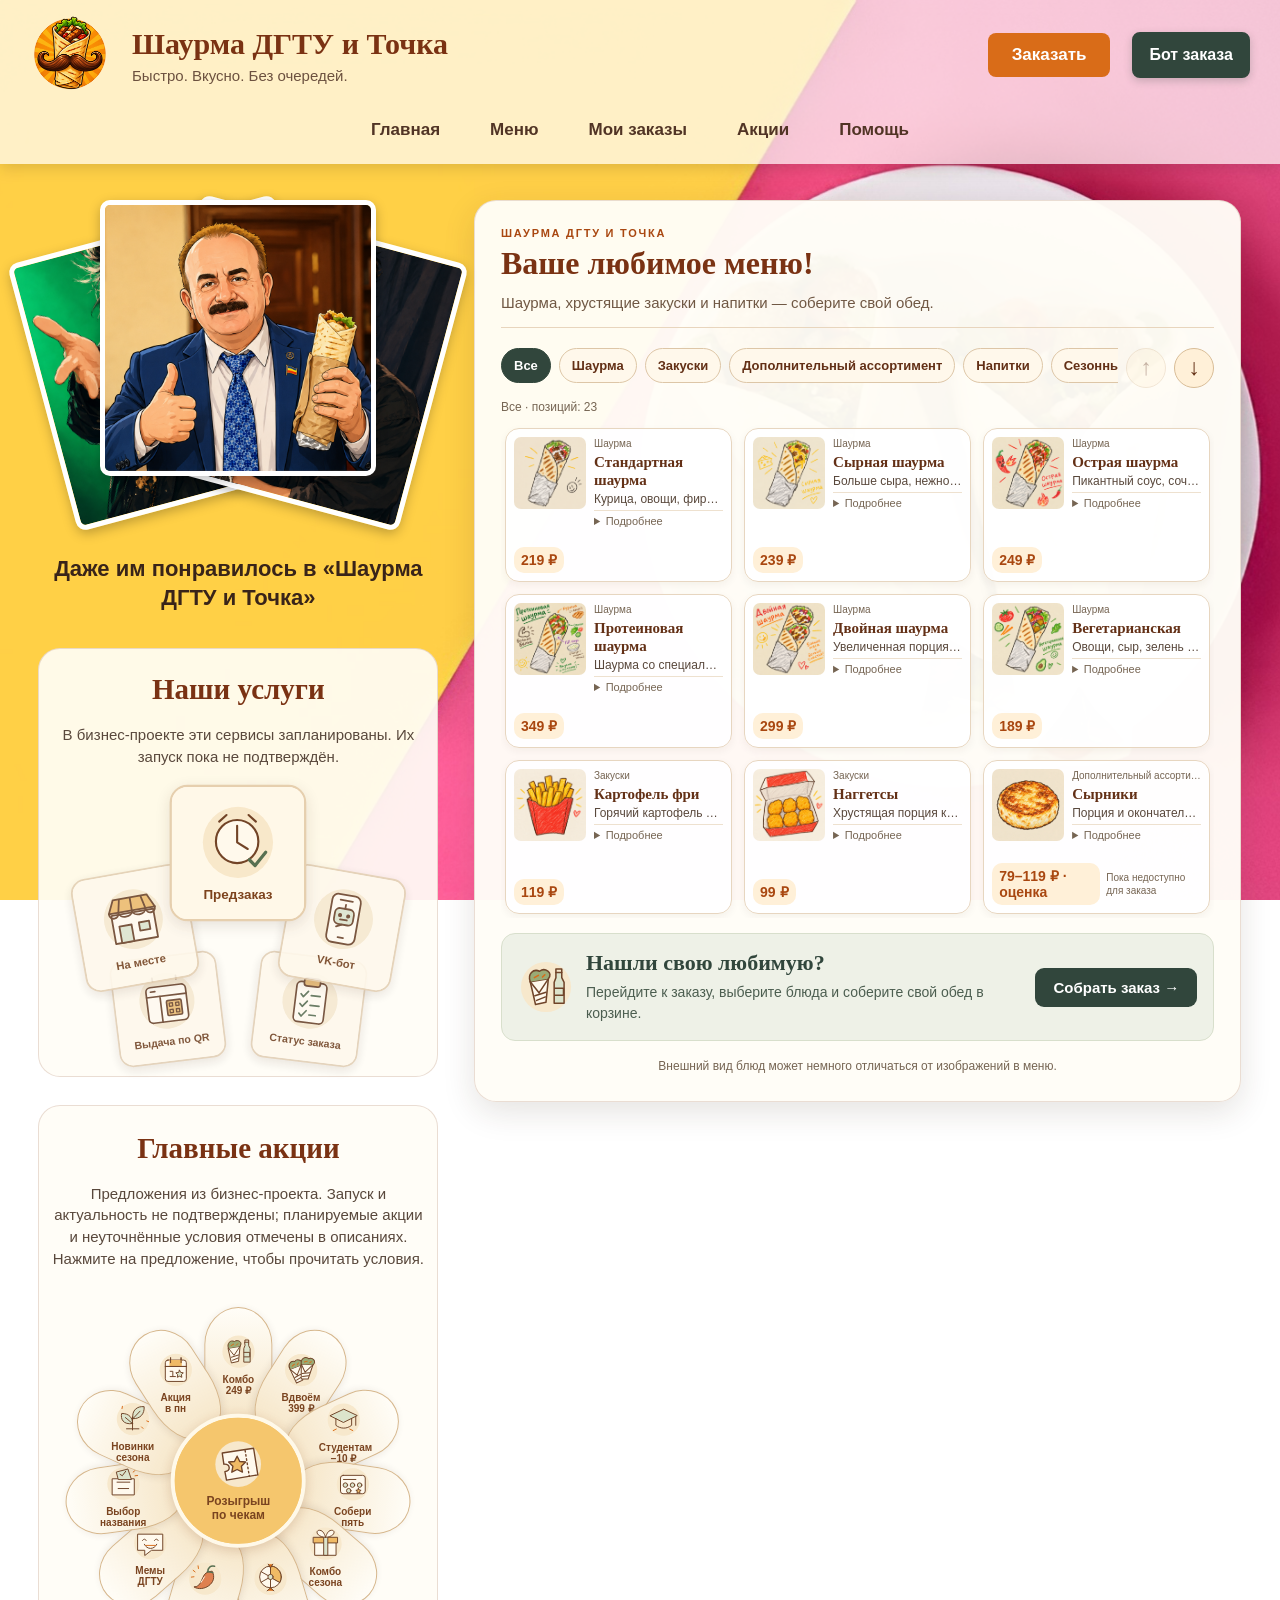
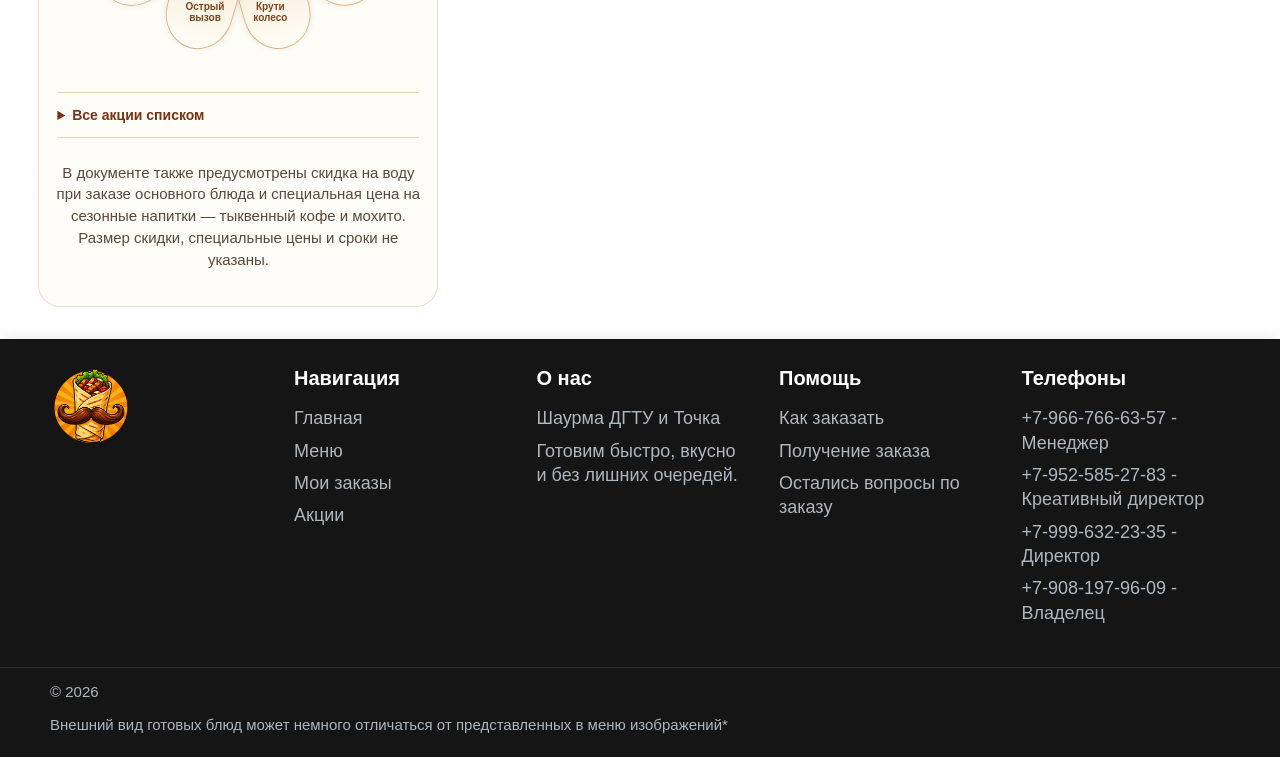
<file: index.html>
<!DOCTYPE html>
<html lang="ru">
<head>
    <meta charset="UTF-8">
    <meta name="viewport" content="width=device-width, initial-scale=1.0">
    <title>Шаурма</title>
    <script>location.replace('Shaurma.html' + location.search + location.hash);</script>
    <meta http-equiv="refresh" content="0; url=Shaurma.html">
</head>
<body>
    <a href="Shaurma.html">Открыть сайт</a>
</body>
</html>
</file>
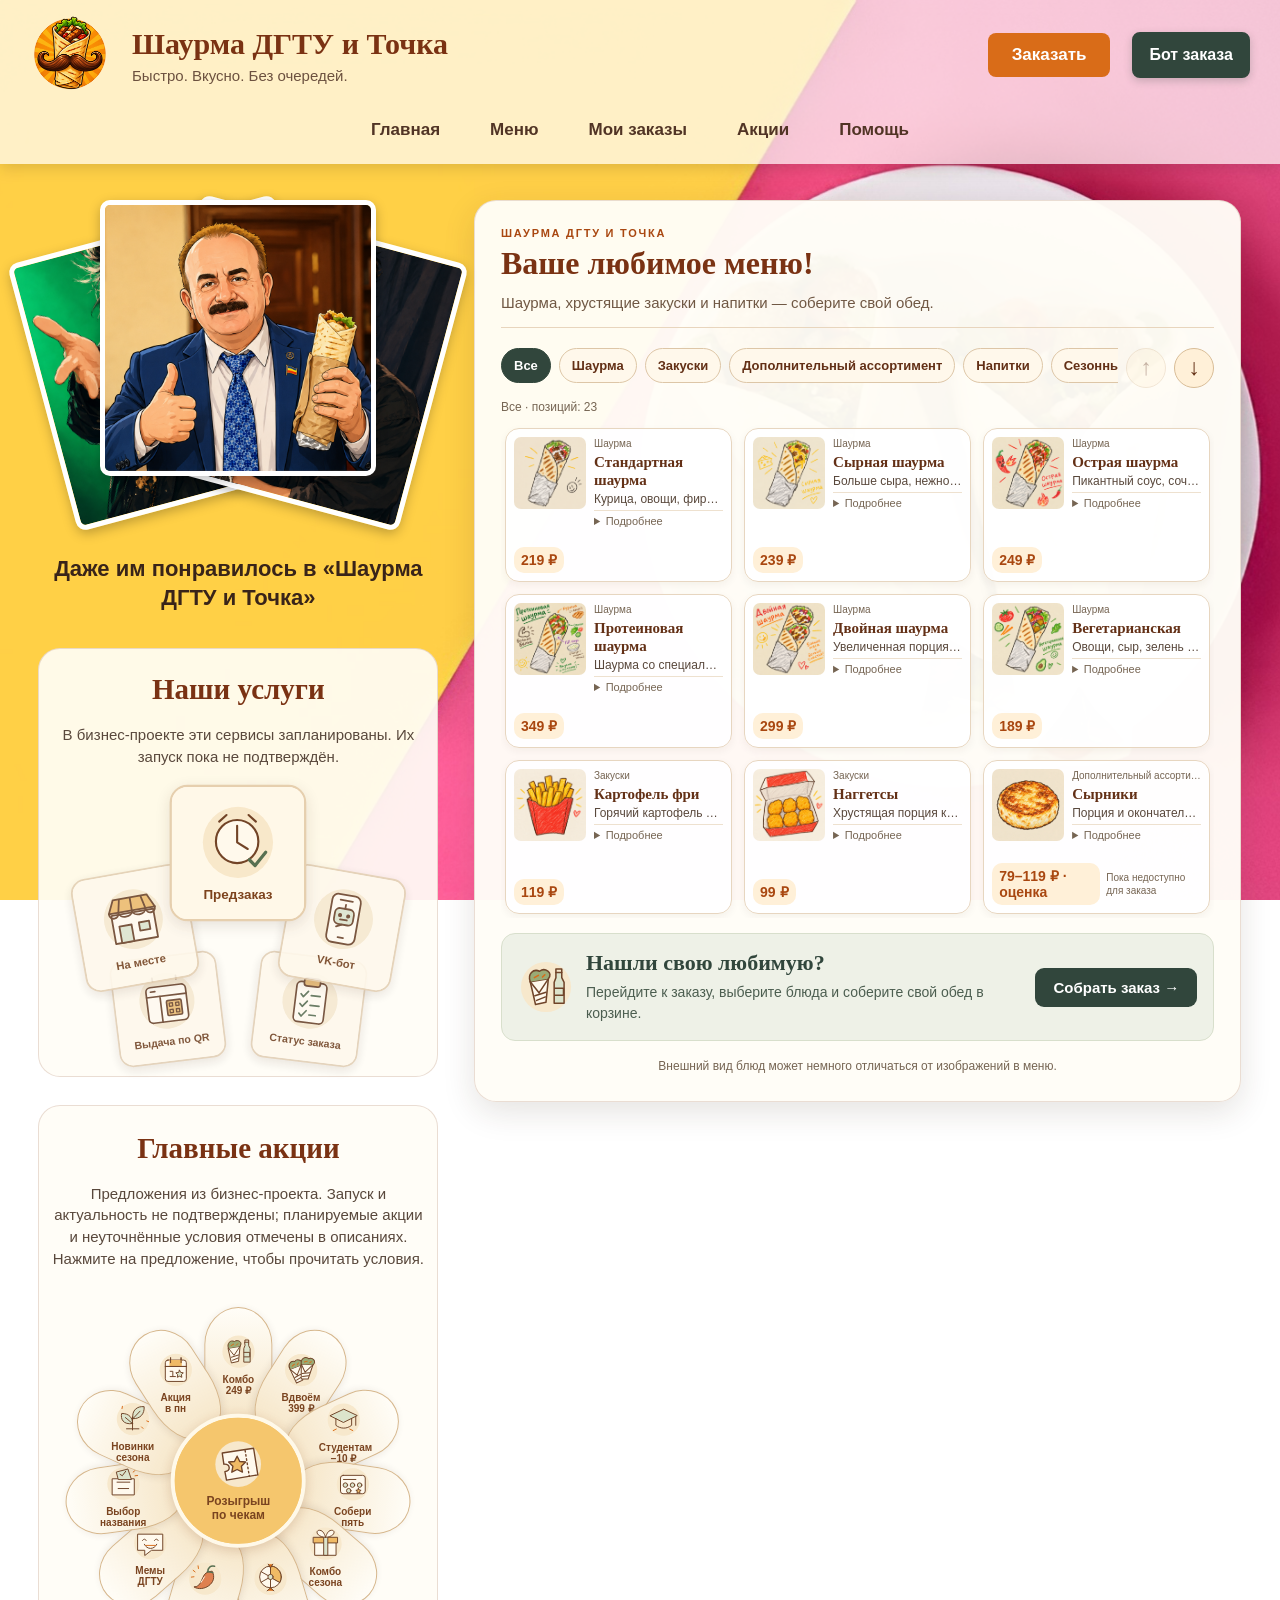
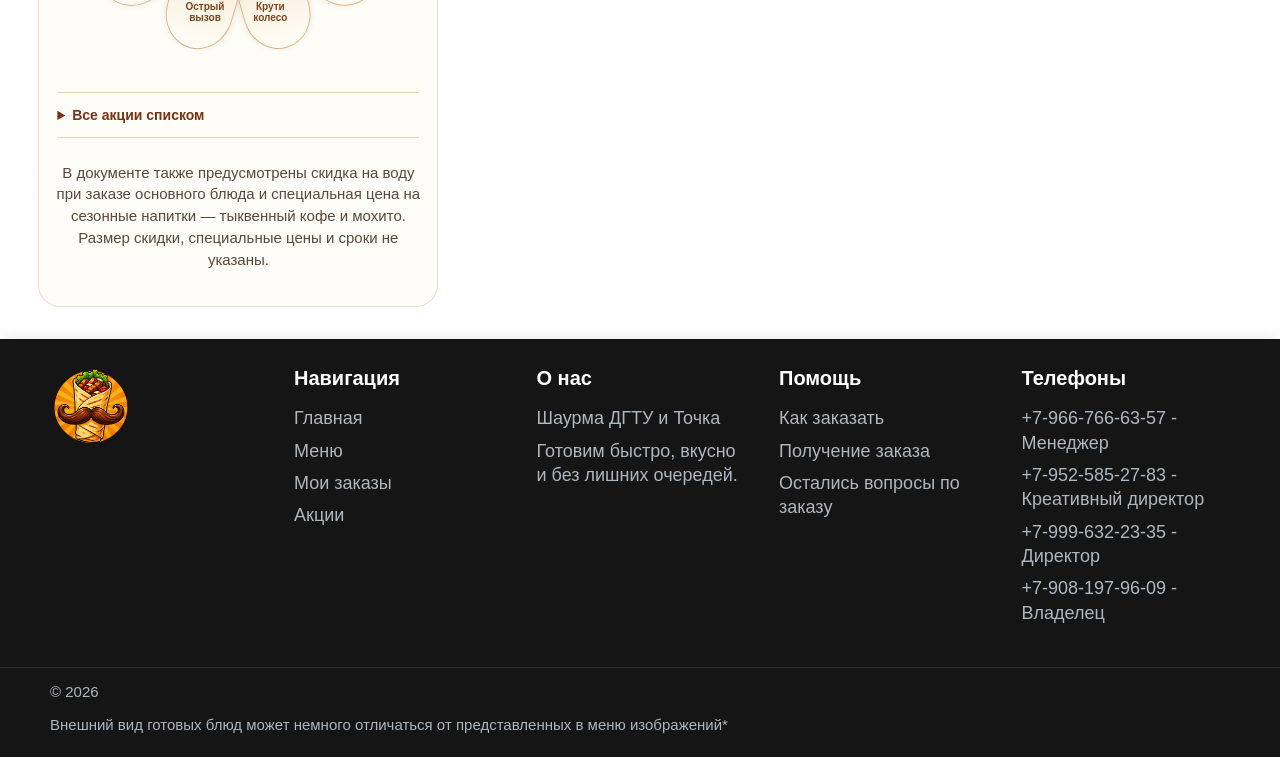
<file: Shaurma.html>
<!DOCTYPE html>
<html lang="ru">
<head>
    <meta charset="UTF-8">
    <meta name="viewport" content="width=device-width, initial-scale=1.0">
    <title>Шаурма ДГТУ и Точка</title>
    <link rel="stylesheet" href="Shaurma.css?v=20261029-6">
    <link rel="stylesheet" href="menu-carousel.css?v=20261030-2">
</head>
<body id="top">

<header class="header">

    <div class="logo">
        <img src="img/Icone.png" alt="Логотип">
    </div>

    <div class="site-title">
        <h1>Шаурма ДГТУ и Точка</h1>
        <p>Быстро. Вкусно. Без очередей.</p>
    </div>

    <nav class="navigation">
        <a href="#top">Главная</a>
        <a href="#menu">Меню</a>
        <a href="Order/order.html#cart">Мои заказы</a>
        <a href="#promotions">Акции</a>
        <a href="#help">Помощь</a>
    </nav>

    <div class="order-button">
        <a href="#" id="open-register">Заказать</a>
    </div>

    <!-- Замените ссылку на адрес своего бота. -->
    <a class="bot-button" href="https://t.me/your_bot" target="_blank" rel="noopener">
        Бот заказа
    </a>

</header>

<div class="page-content">
    <aside class="sidebar">
        <div class="review-block">

            <div class="review-photos">
                <img src="img/Zemfira.png"
                     alt="Фото"
                     class="review-photo review-photo-left">
                <img src="img/Meshi.png"
                     alt="Фото"
                     class="review-photo review-photo-center">
                <img src="img/Tsoi.png"
                     alt="Фото"
                     class="review-photo review-photo-right">
            </div>

            <p class="review-text">
                Даже им понравилось в «Шаурма ДГТУ и Точка»
            </p>
        </div>

        <section class="services-section" aria-labelledby="services-title">
            <h2 class="sidebar-section-title" id="services-title">Наши услуги</h2>

            <p class="sidebar-note">В бизнес-проекте эти сервисы запланированы. Их запуск пока не подтверждён.</p>
            <div class="services-carousel" id="services-carousel">
                <button class="service-item" type="button" data-slot="0" data-title="Предзаказ к нужному времени" data-description="В бизнес-проекте предусмотрен заказ заранее через VK-бота: повар видит очередь предзаказов и готовит к нужному времени. Предзаказ позволяет получить еду без очереди. Покупка на месте без предзаказа также сохраняется." aria-label="Предзаказ к нужному времени">
                    <span class="service-thumb"><img src="img/offers/preorder.svg" alt="" width="96" height="96"><span class="offer-label">Предзаказ</span></span>
                </button>
                <button class="service-item" type="button" data-slot="1" data-title="Заказ через VK-бота" data-description="Планируется выбор позиций и безналичная оплата в VK-боте с уведомлением о готовности и QR-кодом для получения. Адрес VK-бота в документе не указан." aria-label="Заказ через VK-бота">
                    <span class="service-thumb"><img src="img/offers/bot.svg" alt="" width="96" height="96"><span class="offer-label">VK-бот</span></span>
                </button>
                <button class="service-item" type="button" data-slot="2" data-title="Статус заказа в реальном времени" data-description="Планируются статусы заказа в VK-боте: «Принят» → «Готовится» → «Готов». После завершения приготовления бот формирует QR-код для получения заказа." aria-label="Статус заказа в реальном времени">
                    <span class="service-thumb"><img src="img/offers/status.svg" alt="" width="96" height="96"><span class="offer-label">Статус заказа</span></span>
                </button>
                <button class="service-item" type="button" data-slot="3" data-title="Получение заказа по QR-коду" data-description="Планируется выдача без очереди из индивидуального бокса, который открывается QR-кодом. В VK-боте код формируется после приготовления; для заказа на сайте в документе указано мгновенное получение QR-кода." aria-label="Получение заказа по QR-коду">
                    <span class="service-thumb"><img src="img/offers/pickup.svg" alt="" width="96" height="96"><span class="offer-label">Выдача по QR</span></span>
                </button>
                <button class="service-item" type="button" data-slot="4" data-title="Покупка на месте" data-description="В бизнес-проекте сохраняется возможность покупки на точке без предзаказа. Указанное время ожидания — 5–15 минут." aria-label="Покупка на месте">
                    <span class="service-thumb"><img src="img/offers/counter.svg" alt="" width="96" height="96"><span class="offer-label">На месте</span></span>
                </button>
            </div>

        </section>

        <section class="promotions-section" id="promotions" aria-labelledby="promotions-title">
            <h2 class="sidebar-section-title" id="promotions-title">Главные акции</h2>

            <p class="sidebar-note">Предложения из бизнес-проекта. Запуск и актуальность не подтверждены; планируемые акции и неуточнённые условия отмечены в описаниях. Нажмите на предложение, чтобы прочитать условия.</p>
            <div class="promotion-flower" id="promotion-flower">
                <button class="promo-petal promo-petal-1" type="button" data-title="Стандартная шаурма + вода" data-description="По бизнес-проекту: комбо «стандартная шаурма + вода» — 249 ₽ вместо 268 ₽. Срок действия не указан." aria-label="Стандартная шаурма + вода">
                    <span class="promo-thumb"><img src="img/offers/combo.svg" alt="" width="96" height="96"><span class="offer-label">Комбо<br>249 ₽</span></span>
                </button>
                <button class="promo-petal promo-petal-2" type="button" data-title="Вдвоём" data-description="По бизнес-проекту: две стандартные шаурмы за 399 ₽. Срок действия не указан." aria-label="Вдвоём">
                    <span class="promo-thumb"><img src="img/offers/duo.svg" alt="" width="96" height="96"><span class="offer-label">Вдвоём<br>399 ₽</span></span>
                </button>
                <button class="promo-petal promo-petal-3" type="button" data-title="Студенческая скидка" data-description="По бизнес-проекту: скидка 10 ₽ на стандартную шаурму в спокойные часы, с 15:00 до 17:00. Способ подтверждения статуса студента и срок действия не указаны." aria-label="Студенческая скидка">
                    <span class="promo-thumb"><img src="img/offers/student.svg" alt="" width="96" height="96"><span class="offer-label">Студентам<br>−10 ₽</span></span>
                </button>
                <button class="promo-petal promo-petal-4" type="button" data-title="Собери пять" data-description="Планируется постоянная программа на точке: соберите пять наклеек и получите одну стандартную шаурму бесплатно после проверки карты сотрудником. За какую покупку дают наклейку, срок карты и совместимость с другими акциями не определены." aria-label="Собери пять">
                    <span class="promo-thumb"><img src="img/offers/loyalty.svg" alt="" width="96" height="96"><span class="offer-label">Собери<br>пять</span></span>
                </button>
                <button class="promo-petal promo-petal-5" type="button" data-title="Лимитированное тематическое комбо" data-description="Планируются тематические наборы с игрушкой и напитком для студентов и сотрудников: 14 февраля, май и конец года, октябрь / Хэллоуин, декабрь / Новый год. Для Хэллоуина указаны новый цвет, соус и тыквенный напиток. Цена, скидка, тираж и состав требуют уточнения; точные даты запуска не заданы." aria-label="Лимитированное тематическое комбо">
                    <span class="promo-thumb"><img src="img/offers/seasonal.svg" alt="" width="96" height="96"><span class="offer-label">Комбо<br>сезона</span></span>
                </button>
                <button class="promo-petal promo-petal-6" type="button" data-title="Крути и выигрывай" data-description="Планируется на точке в октябре: вращение колеса после покупки примерно от 300 ₽. Порог требует подтверждения. В записи названы «мини-плюшки», соус или картошка; значение «мини-плюшки» не уточнено. Вероятности, число вращений и призовой фонд не заданы." aria-label="Крути и выигрывай">
                    <span class="promo-thumb"><img src="img/offers/wheel.svg" alt="" width="96" height="96"><span class="offer-label">Крути<br>колесо</span></span>
                </button>
                <button class="promo-petal promo-petal-7" type="button" data-title="Острый шаурма-челлендж" data-description="Планируется на точке: съешьте острую шаурму за две минуты — порция бесплатно, достижение на доске почёта. Апрель — предварительный месяц. Размер порции, порядок оплаты при неуспехе и число попыток не определены." aria-label="Острый шаурма-челлендж">
                    <span class="promo-thumb"><img src="img/offers/spicy.svg" alt="" width="96" height="96"><span class="offer-label">Острый<br>вызов</span></span>
                </button>
                <button class="promo-petal promo-petal-8" type="button" data-title="Конкурс мемов про ДГТУ" data-description="Планируется в марте, весь конкурс длится три дня: приём мемов, отбор десяти финалистов, голосование и итоги. Приём и голосование планируются в VK. Приз — «аквапарк»; вид приза и число победителей неизвестны, критерии отбора ещё не утверждены." aria-label="Конкурс мемов про ДГТУ">
                    <span class="promo-thumb"><img src="img/offers/memes.svg" alt="" width="96" height="96"><span class="offer-label">Мемы<br>ДГТУ</span></span>
                </button>
                <button class="promo-petal promo-petal-9" type="button" data-title="Придумай название" data-description="Планируется голосование по бюллетеням за пять вариантов названия, составленных командой. Сентябрь — предварительный месяц. Что именуется, где принимаются бюллетени и предусмотрен ли приз, не уточнено." aria-label="Придумай название">
                    <span class="promo-thumb"><img src="img/offers/name.svg" alt="" width="96" height="96"><span class="offer-label">Выбор<br>названия</span></span>
                </button>
                <button class="promo-petal promo-petal-10" type="button" data-title="Выбираем вместе и новинки сезона" data-description="Планируется голосование в VK за три сезонных варианта с выбором позиции для проработки. В документе читаются пицца и паста, третья позиция неясна; включение в меню не утверждено. Для новинки указана скидка без размера и условий. Февраль, май, август и ноябрь — предварительный график." aria-label="Выбираем вместе и новинки сезона">
                    <span class="promo-thumb"><img src="img/offers/new.svg" alt="" width="96" height="96"><span class="offer-label">Новинки<br>сезона</span></span>
                </button>
                <button class="promo-petal promo-petal-11" type="button" data-title="Понедельник не приговор" data-description="Планируется раз в месяц, ориентировочно в первый понедельник, с анонсом в VK вечером в воскресенье. В записи упомянута фиолетовая куртка либо другой предмет того же цвета, но точный критерий неоднозначен. Размер скидки, позиции и число заказов требуют уточнения." aria-label="Понедельник не приговор">
                    <span class="promo-thumb"><img src="img/offers/monday.svg" alt="" width="96" height="96"><span class="offer-label">Акция<br>в пн</span></span>
                </button>
                <button class="promo-center" type="button" data-title="Розыгрыш по чекам" data-description="Планируется ежемесячный розыгрыш: 1 000 чеков, один победитель, приз — Яндекс Музыка. Неясно, 1 000 чеков — порог или ориентир. Регистрация через бот, способ выбора победителя и срок подписки не определены." aria-label="Розыгрыш по чекам">
                    <span class="promo-thumb"><img src="img/offers/raffle.svg" alt="" width="96" height="96"><span class="offer-label">Розыгрыш<br>по чекам</span></span>
                </button>
            </div>
            <details class="promotion-details" id="promotion-details" hidden>
                <summary>Все акции списком</summary>
                <div class="promotion-list" id="promotion-list"></div>
            </details>
            <p class="sidebar-note">В документе также предусмотрены скидка на воду при заказе основного блюда и специальная цена на сезонные напитки — тыквенный кофе и мохито. Размер скидки, специальные цены и сроки не указаны.</p>

        </section>
    </aside>

    <main class="main">
    <section class="menu-section" id="menu" aria-label="Меню">
        <div class="menu-heading">
            <p class="section-eyebrow">Шаурма ДГТУ и Точка</p>
            <h2>Ваше любимое меню!</h2>
            <p>Шаурма, хрустящие закуски и напитки — соберите свой обед.</p>
        </div>

        <div class="menu-categories" id="menu-categories"></div>
        <noscript><p>Включите JavaScript, чтобы посмотреть меню. Оформление заказа также требует JavaScript.</p></noscript>

        <div class="menu-finish">
            <img src="img/offers/combo.svg" alt="" width="96" height="96">
            <div>
                <h3>Нашли свою любимую?</h3>
                <p>Перейдите к заказу, выберите блюда и соберите свой обед в корзине.</p>
                <a class="menu-order-link" href="Order/order.html">Собрать заказ <span aria-hidden="true">→</span></a>
            </div>
        </div>
        <p class="menu-footnote">Внешний вид блюд может немного отличаться от изображений в меню.</p>
    </section>
</main>
</div>

<article class="item-popover" id="item-popover" aria-live="polite" aria-hidden="true">
    <div class="item-popover-photo" id="item-popover-photo"></div>
    <div class="item-popover-copy">
        <h3 id="item-popover-title"></h3>
        <p id="item-popover-description"></p>
    </div>
</article>

<div class="register-modal" id="register-modal">
    <div class="register-window">
        <button class="register-close" id="register-close" type="button">x</button>
        <h2>Регистрация</h2>
        <p>Введите почту и пароль, чтобы перейти к заказу.</p>

        <form class="register-form" id="register-form" novalidate>
            <label for="user-email">Почта</label>
            <input type="email" id="user-email" placeholder="example@mail.ru" required>

            <label for="user-password">Пароль</label>
            <input type="password" id="user-password" placeholder="Введите пароль" required>

            <span class="register-error" id="register-error"></span>
            <button type="submit">Перейти к заказу</button>
        </form>
    </div>
</div>

<footer class="footer" id="help">
    <div class="footer-top">
        <div class="footer-logo">
            <img src="img/Icone.png" alt="Логотип">
        </div>

        <div class="footer-column">
            <h3>Навигация</h3>
            <a href="#top">Главная</a>
            <a href="#menu">Меню</a>
            <a href="Order/order.html#cart">Мои заказы</a>
            <a href="#promotions">Акции</a>
        </div>

        <div class="footer-column">
            <h3>О нас</h3>
            <p>Шаурма ДГТУ и Точка</p>
            <p>Готовим быстро, вкусно и без лишних очередей.</p>
        </div>

        <div class="footer-column">
            <h3>Помощь</h3>
            <a href="#menu">Как заказать</a>
            <a href="Order/order.html#cart">Получение заказа</a>
            <a href="#help">Остались вопросы по заказу</a>
        </div>

        <div class="footer-column">
            <h3>Телефоны</h3>
            <a href="tel:+79667666357">+7-966-766-63-57 - Менеджер</a>
            <a href="tel:+79525852783">+7-952-585-27-83 - Креативный директор</a>
            <a href="tel:+79996322335">+7-999-632-23-35 - Директор</a>
            <a href="tel:+79081979609">+7-908-197-96-09 - Владелец</a>

        </div>
    </div>

    <div class="footer-bottom">
        <p>© 2026</p>
        <p>Внешний вид готовых блюд может немного отличаться от представленных в меню изображений*</p>
    </div>
</footer>

<script src="menu-data.js?v=20261029-4"></script>
<script src="menu-carousel.js?v=20261029-6"></script>
<script src="Shaurma.js?v=20261029-6"></script>
</body>
</html>
</file>
<file: Shaurma.css>
* {
    margin: 0;
    padding: 0;
    box-sizing: border-box;
}

:root {
    --font-ui: "Trebuchet MS", "Segoe UI", Arial, sans-serif;
    --font-display: "Palatino Linotype", "Book Antiqua", Georgia, serif;
    --ink: #392419;
    --accent: #d96c18;
    --accent-dark: #a94710;
    --paper: rgba(255, 253, 247, 0.92);
}

html {
    scroll-behavior: smooth;
    scroll-padding-top: 24px;
}

body {
    min-height: 100vh;
    display: flex;
    flex-direction: column;
    font-family: var(--font-ui);
    color: var(--ink);
    background-image: url("img/background.jpg");
    background-size: cover;
    background-position: center;
    background-attachment: fixed;
}

.header {
    width: 100%;
    min-height: 100px;
    display: flex;
    align-items: center;
    padding: 15px 50px;
    background: rgba(255, 255, 255, 0.69);
    box-shadow: 0 3px 15px rgba(0, 0, 0, 0.15);
    gap: 30px;
}

.logo {
    width: 80px;
    height: 80px;
    display: flex;
    align-items: center;
    justify-content: center;
    flex-shrink: 0;
}

.logo img {
    width: 80px;
    height: 80px;
    object-fit: contain;
}

.site-title {
    width: 400px;
    text-align: center;
}

.site-title h1 {
    font-family: var(--font-display);
    font-size: 30px;
    font-weight: 700;
    color: #7a3213;
    white-space: nowrap;
    font-style: normal;
}

.site-title p {
    margin-top: 6px;
    font-size: 15px;
    color: #6c513f;
}

.navigation {
    display: flex;
    align-items: center;
    gap: 8px;
    margin-left: auto;
}

.navigation a {
    padding: 9px 12px;
    border-radius: 20px;
    text-decoration: none;
    font-size: 17px;
    font-weight: 700;
    color: #513425;
    transition: 0.2s;
}

.navigation a:hover,
.navigation a:focus-visible {
    color: var(--accent-dark);
    background: #fff5e3;
    outline: 2px solid rgba(169, 71, 16, 0.25);
    outline-offset: 2px;
}

.order-button a {
    display: block;
    padding: 12px 24px;
    background: var(--accent);
    color: white;
    text-decoration: none;
    font-size: 17px;
    font-weight: bold;
    border-radius: 8px;
    transition: 0.2s;
}

.order-button a:hover {
    background: var(--accent-dark);
}

.bot-button {
    min-height: 46px;
    display: inline-flex;
    align-items: center;
    justify-content: center;
    padding: 10px 15px;
    border: 2px solid #31463c;
    border-radius: 8px;
    background: #31463c;
    box-shadow: 0 3px 9px rgba(31, 54, 45, 0.22);
    color: #ffffff;
    font-size: 16px;
    font-weight: bold;
    text-decoration: none;
    transition: background 0.2s ease, transform 0.2s ease;
}

.bot-button:hover,
.bot-button:focus-visible {
    background: #3d5b4d;
    transform: translateY(-2px);
}

.bot-button:focus-visible {
    outline: 3px solid #f0a042;
    outline-offset: 3px;
}

.register-modal {
    position: fixed;
    inset: 0;
    display: none;
    align-items: center;
    justify-content: center;
    padding: 20px;
    background: rgba(0, 0, 0, 0.58);
    z-index: 100;
}

.register-modal.open {
    display: flex;
}

.register-window {
    position: relative;
    width: 100%;
    max-width: 420px;
    padding: 32px;
    background: rgba(255, 255, 255, 0.96);
    border-radius: 8px;
    box-shadow: 0 14px 35px rgba(0, 0, 0, 0.35);
}

.register-window h2 {
    margin-bottom: 10px;
    font-size: 32px;
    color: #222;
}

.register-window p {
    margin-bottom: 22px;
    font-size: 17px;
    color: #555;
}

.register-close {
    position: absolute;
    top: 12px;
    right: 14px;
    width: 34px;
    height: 34px;
    border: 0;
    border-radius: 50%;
    background: #e67e22;
    color: #fff;
    font-size: 22px;
    line-height: 1;
    cursor: pointer;
}

.register-form {
    display: flex;
    flex-direction: column;
    gap: 10px;
}

.register-form label {
    font-size: 18px;
    font-weight: bold;
    color: #222;
}

.register-form input {
    width: 100%;
    padding: 12px 14px;
    border: 2px solid rgba(230, 126, 34, 0.35);
    border-radius: 8px;
    font-size: 17px;
    outline: none;
}

.register-form input:focus {
    border-color: #e67e22;
    box-shadow: 0 0 0 3px rgba(230, 126, 34, 0.16);
}

.register-error {
    min-height: 20px;
    color: #c0392b;
    font-size: 15px;
    font-weight: bold;
}

.register-form button[type="submit"] {
    margin-top: 4px;
    padding: 13px 18px;
    border: 0;
    border-radius: 8px;
    background: #e67e22;
    color: #fff;
    font-size: 19px;
    font-weight: bold;
    cursor: pointer;
    transition: 0.2s;
}

.register-form button[type="submit"]:hover {
    background: #cf6412;
}

.page-content {
    width: 100%;
    max-width: 1640px;
    margin: 0 auto;
    padding: 36px clamp(20px, 3vw, 48px) 32px;
    display: grid;
    grid-template-columns: minmax(320px, 400px) minmax(0, 1fr);
    gap: 36px;
    align-items: start;
    flex: 1;
}

.sidebar {
    min-width: 0;
    padding: 0;
}

.review-block {
    width: 100%;
    text-align: center;
}

.review-photos {
    position: relative;
    width: 100%;
    max-width: 100%;
    height: 350px;
    margin: 0 auto;
}

.review-photo {
    position: absolute;
    width: 69%;
    height: auto;
    aspect-ratio: 1;
    object-fit: cover;
    border: 5px solid white;
    border-radius: 10px;
    box-shadow: 0 4px 12px rgba(0, 0, 0, 0.25);
    transition: 0.3s;
}

.review-photo-left {
    left: 0px;
    top: 25px;
    transform: rotate(-15deg);
    z-index: 1;
}

.review-photo-center {
    left: 15.5%;
    top: 0;
    transform: rotate(0deg);
    z-index: 3;
}

.review-photo-right {
    left: 31%;
    top: 25px;
    transform: rotate(15deg);
    z-index: 2;
}

.review-photo:hover {
    transform: rotate(0deg) scale(1.08);
    z-index: 10;
}

.review-text {
    margin-top: 5px;
    font-size: 22px;
    line-height: 1.3;
    font-weight: bold;
    color: var(--ink);
}

.main {
    position: sticky;
    top: var(--menu-sticky-top, 24px);
    min-width: 0;
    width: auto;
    margin: 0;
    padding: 0;
    container-type: inline-size;
}

.menu-section {
    padding: 26px;
    background: rgba(255, 253, 247, 0.97);
    border: 1px solid rgba(122, 50, 19, 0.16);
    border-radius: 22px;
    box-shadow: 0 10px 32px rgba(57, 36, 25, 0.13);
}

.menu-section h2 {
    margin: 6px 0 10px;
    font-family: var(--font-display);
    font-size: clamp(28px, 2.5vw, 38px);
    font-style: normal;
    color: #7a3213;
}

.menu-grid {
    display: grid;
    grid-template-columns: repeat(3, minmax(0, 1fr));
    gap: 18px;
}

.menu-category + .menu-category {
    margin-top: 28px;
}

.menu-category-title {
    margin-bottom: 16px;
    font-family: var(--font-display);
    font-size: 25px;
    color: #7a3213;
}

.menu-heading {
    margin-bottom: 16px;
    padding-bottom: 12px;
    border-bottom: 1px solid #e8d5bd;
}

.section-eyebrow {
    color: var(--accent-dark);
    font-size: 11px;
    font-weight: bold;
    letter-spacing: 0.16em;
    text-transform: uppercase;
}

.menu-heading > p:last-child {
    color: #705844;
    font-size: 15px;
    line-height: 1.5;
}

.menu-card {
    min-height: 0;
    display: flex;
    flex-direction: column;
    overflow: hidden;
    background: rgba(255, 255, 255, 0.92);
    border: 1px solid #e7d6c0;
    border-radius: 14px;
    box-shadow: 0 3px 9px rgba(57, 36, 25, 0.05);
}

.menu-card-photo {
    width: 100%;
    aspect-ratio: 1;
    flex-shrink: 0;
    overflow: hidden;
    background: #f5ecd9;
}

.menu-card-photo img {
    display: block;
    width: 100%;
    height: 100%;
    object-fit: cover;
    object-position: center;
}

.menu-card-info {
    display: flex;
    flex: 1;
    flex-direction: column;
    align-items: flex-start;
    padding: 16px;
    gap: 10px;
}

.menu-card-info h4 {
    margin: 0;
    font-family: var(--font-display);
    font-size: 22px;
    line-height: 1.15;
    color: #633016;
}

.menu-card-info p {
    font-size: 15px;
    line-height: 1.45;
    color: #59483c;
}

.menu-card-price {
    display: inline-block;
    margin-top: auto;
    padding: 7px 12px;
    background: #fff0d8;
    border-radius: 10px;
    font-size: 21px;
    font-weight: bold;
    color: var(--accent-dark);
}

.menu-card-info .menu-card-nutrition {
    margin: 0 0 4px;
    padding-top: 10px;
    border-top: 1px solid #eee1cf;
    color: #766553;
    font-size: 12px;
    line-height: 1.5;
}

.menu-card-info .menu-card-availability {
    color: #766553;
    font-size: 13px;
}

.menu-finish {
    display: flex;
    align-items: center;
    gap: 12px;
    margin-top: 16px;
    padding: 16px;
    border: 1px solid #d8dfcc;
    border-radius: 14px;
    background: #eef1e7;
}

.menu-finish > img {
    width: 56px;
    height: 56px;
    flex-shrink: 0;
}

.menu-finish > div {
    flex: 1;
    min-width: 0;
    display: grid;
    grid-template-columns: minmax(0, 1fr) auto;
    gap: 0 16px;
}

.menu-finish h3,
.menu-finish p {
    grid-column: 1;
}

.menu-finish .menu-order-link {
    grid-column: 2;
    grid-row: 1 / 3;
    align-self: center;
    margin-top: 0;
}

.menu-finish h3 {
    margin-bottom: 6px;
    font-family: var(--font-display);
    font-size: 22px;
    color: #31463c;
}

.menu-finish p {
    color: #4c5e50;
    font-size: 14px;
    line-height: 1.5;
}

.menu-order-link {
    display: inline-block;
    margin-top: 14px;
    padding: 11px 18px;
    border-radius: 9px;
    background: #31463c;
    color: white;
    font-size: 15px;
    font-weight: bold;
    text-decoration: none;
}

.menu-order-link:hover,
.menu-order-link:focus-visible {
    background: #3d5b4d;
    outline: 3px solid #a9b99b;
    outline-offset: 3px;
}

.menu-footnote {
    margin-top: 16px;
    color: #766553;
    font-size: 12px;
    line-height: 1.5;
    text-align: center;
}

@container (max-width: 760px) {
    .menu-grid {
        grid-template-columns: repeat(2, minmax(0, 1fr));
    }
}

.services-section {
    width: 100%;
    margin-top: 36px;
    padding: 24px 14px 14px;
    border: 1px solid rgba(122, 50, 19, 0.16);
    border-radius: 22px;
    background: var(--paper);
}

.sidebar-section-title {
    margin-bottom: 18px;
    font-family: var(--font-display);
    color: #7a3213;
    font-size: 29px;
    font-style: normal;
    text-align: center;
}

.services-carousel {
    position: relative;
    width: 100%;
    height: 270px;
}

.sidebar-note {
    margin: 0 0 24px;
    color: #59483c;
    font-size: 15px;
    line-height: 1.45;
    text-align: center;
}

.service-item {
    position: absolute;
    width: 33%;
    aspect-ratio: 1;
    padding: 0;
    overflow: hidden;
    border: 2px solid #e5cfb0;
    border-radius: 16px;
    background: #fffaf0;
    box-shadow: 0 4px 13px rgba(57, 36, 25, 0.12);
    cursor: pointer;
    opacity: 0.9;
    outline: none;
    transition: top 0.8s ease, left 0.8s ease, transform 0.8s ease, filter 0.3s ease, opacity 0.3s ease;
}

.service-item:focus-visible,
.promo-petal:focus-visible,
.promo-center:focus-visible,
.promotion-option:focus-visible {
    outline: 4px solid #e67e22;
    outline-offset: 4px;
}

.service-item[data-slot="0"] {
    top: 0;
    left: 50%;
    z-index: 5;
    filter: brightness(1) saturate(1.06);
    opacity: 1;
    transform: translateX(-50%) rotate(0deg) scale(1.12);
}

.service-item[data-slot="1"] {
    top: 28%;
    left: 78%;
    z-index: 4;
    filter: saturate(0.9);
    transform: translateX(-50%) rotate(10deg) scale(0.94);
}

.service-item[data-slot="2"] {
    top: 58%;
    left: 69%;
    z-index: 3;
    filter: saturate(0.85);
    transform: translateX(-50%) rotate(7deg) scale(0.88);
}

.service-item[data-slot="3"] {
    top: 58%;
    left: 31%;
    z-index: 2;
    filter: saturate(0.85);
    transform: translateX(-50%) rotate(-7deg) scale(0.88);
}

.service-item[data-slot="4"] {
    top: 28%;
    left: 22%;
    z-index: 4;
    filter: saturate(0.9);
    transform: translateX(-50%) rotate(-10deg) scale(0.94);
}

.service-item:hover,
.service-item:focus {
    z-index: 8;
    filter: brightness(1) saturate(1.04);
    opacity: 1;
}

.service-thumb,
.promo-thumb,
.item-popover-photo {
    width: 100%;
    height: 100%;
    display: flex;
    flex-direction: column;
    align-items: center;
    justify-content: center;
    overflow: hidden;
    gap: 4px;
    background: #fff8e9;
    color: #7a4420;
    font-size: 15px;
    font-weight: bold;
    text-align: center;
}

.service-thumb img,
.promo-thumb img,
.item-popover-photo img {
    width: 60%;
    height: 60%;
    object-fit: contain;
}

.offer-label {
    max-width: 90%;
    font-family: var(--font-ui);
    font-size: 12px;
    line-height: 1.2;
}

.promo-petal .promo-thumb {
    position: absolute;
    top: 50%;
    left: 50%;
    width: 76%;
    height: 50%;
    overflow: visible;
    background: none;
    transform: translate(-50%, -50%) rotate(calc(-1 * var(--petal-angle)));
}

.promo-petal .offer-label {
    max-width: 100%;
    font-size: 10px;
    line-height: 1.1;
}

.promo-petal .promo-thumb img {
    width: 36px;
    height: 36px;
    flex-shrink: 0;
}

.promo-center .offer-label {
    max-width: 82%;
    font-size: 12px;
}

.promo-center .promo-thumb {
    background: #f5c66d;
}

.promo-center .promo-thumb img {
    width: 40%;
    height: 40%;
}

.item-popover-photo .offer-label {
    font-size: 12px;
}

.item-popover-photo img {
    width: 72px;
    height: 72px;
}

.promotions-section {
    width: 100%;
    margin-top: 28px;
    padding: 26px 12px 12px;
    border: 1px solid rgba(122, 50, 19, 0.16);
    border-radius: 22px;
    background: var(--paper);
}

.promotion-flower {
    position: relative;
    width: min(100%, 440px);
    aspect-ratio: 1;
    margin: 8px auto 24px;
    isolation: isolate;
}

.promo-petal {
    position: absolute;
    top: 50%;
    left: 50%;
    z-index: 1;
    width: 18%;
    height: 31%;
    padding: 0;
    overflow: hidden;
    border: 1px solid #d6b78d;
    border-radius: 60% 60% 45% 45% / 38% 38% 50% 50%;
    background: linear-gradient(#fffdf7, #f6e6c8);
    box-shadow: 0 3px 8px rgba(57, 36, 25, 0.12);
    cursor: pointer;
    outline: none;
    transform: translate(-50%, -50%) rotate(var(--petal-angle)) translateY(-100%);
    transition: filter 0.2s ease, box-shadow 0.2s ease;
}

.promo-petal:hover,
.promo-petal:focus {
    z-index: 3;
    filter: brightness(1.06);
    background: #ffedc6;
    box-shadow: 0 4px 12px rgba(169, 71, 16, 0.25);
}

.promo-petal-1 {
    --petal-angle: 0deg;
}

.promo-petal-2 {
    --petal-angle: 32.7273deg;
}

.promo-petal-3 {
    --petal-angle: 65.4545deg;
}

.promo-petal-4 {
    --petal-angle: 98.1818deg;
}

.promo-petal-5 {
    --petal-angle: 130.9091deg;
}

.promo-petal-6 { --petal-angle: 163.6364deg; }
.promo-petal-7 { --petal-angle: 196.3636deg; }
.promo-petal-8 { --petal-angle: 229.0909deg; }
.promo-petal-9 { --petal-angle: 261.8182deg; }
.promo-petal-10 { --petal-angle: 294.5455deg; }
.promo-petal-11 { --petal-angle: 327.2727deg; }

.promo-center {
    position: absolute;
    top: 50%;
    left: 50%;
    z-index: 5;
    width: 36%;
    aspect-ratio: 1;
    padding: 0;
    overflow: hidden;
    border: 4px solid #fff9e9;
    border-radius: 50%;
    background: #f5c66d;
    box-shadow: 0 3px 12px rgba(122, 50, 19, 0.18);
    cursor: pointer;
    outline: none;
    transform: translate(-50%, -50%);
    transition: filter 0.2s ease, box-shadow 0.2s ease;
}

.promo-center:hover,
.promo-center:focus {
    filter: brightness(1.06);
    box-shadow: 0 7px 19px rgba(0, 0, 0, 0.3);
}

.promotion-details {
    margin: 0 6px 24px;
    border-top: 1px solid #e4d2b9;
    border-bottom: 1px solid #e4d2b9;
}

.promotion-details summary {
    padding: 14px 0;
    color: #7a3213;
    font-size: 14px;
    font-weight: bold;
    cursor: pointer;
}

.promotion-details summary:focus-visible {
    outline: 2px solid var(--accent);
    outline-offset: 3px;
}

.promotion-list {
    display: grid;
    gap: 6px;
    padding-bottom: 12px;
}

.promotion-option {
    min-height: 48px;
    padding: 8px 10px;
    border: 1px solid #e4d2b9;
    border-radius: 10px;
    background: #fffaf0;
    cursor: pointer;
}

.promotion-option:hover {
    background: #ffedc6;
}

.promotion-option .promo-thumb {
    flex-direction: row;
    justify-content: flex-start;
    gap: 10px;
    background: none;
    overflow: visible;
    text-align: left;
}

.promotion-option .promo-thumb img {
    width: 32px;
    height: 32px;
    flex-shrink: 0;
}

.promotion-option .offer-label {
    max-width: none;
    font-size: 14px;
    line-height: 1.35;
}

.item-popover {
    position: fixed;
    z-index: 110;
    width: min(360px, calc(100vw - 28px));
    display: grid;
    grid-template-columns: 112px minmax(0, 1fr);
    gap: 12px;
    padding: 10px;
    border: 2px solid rgba(217, 108, 24, 0.58);
    border-radius: 8px;
    background: rgba(255, 253, 247, 0.98);
    box-shadow: 0 14px 32px rgba(46, 29, 18, 0.28);
    opacity: 0;
    visibility: hidden;
    pointer-events: none;
    transform: translateY(8px);
    transition: opacity 0.16s ease, visibility 0.16s ease, transform 0.16s ease;
}

.item-popover.is-visible {
    opacity: 1;
    visibility: visible;
    transform: translateY(0);
}

.item-popover-photo {
    min-height: 104px;
    border-radius: 5px;
}

.item-popover-copy {
    align-self: center;
}

.item-popover-copy h3 {
    margin-bottom: 6px;
    font-family: var(--font-display);
    color: #6d2d12;
    font-size: 22px;
}

.item-popover-copy p {
    color: #59483c;
    font-size: 15px;
    line-height: 1.3;
}


#menu,
#promotions,
#help {
    scroll-margin-top: 22px;
}

.footer {
    min-height: 260px;
    margin: 0;
    width: 100%;
    background: rgba(12, 12, 12, 0.96);
    box-shadow: 0 3px 15px rgba(0, 0, 0, 0.15);
    color: #aeb6bf;
}

.footer-top {
    display: grid;
    grid-template-columns: 210px repeat(4, minmax(150px, 1fr));
    gap: 34px;
    padding: 28px 50px 42px;
}

.footer-logo {
    display: flex;
    align-items: flex-start;
}

.footer-logo img {
    width: 82px;
    height: 82px;
    object-fit: contain;
}

.footer-column {
    display: flex;
    flex-direction: column;
    gap: 8px;
}

.footer-column h3 {
    margin-bottom: 8px;
    color: #ffffff;
    font-size: 20px;
    font-weight: bold;
}

.footer-column a,
.footer-column p {
    color: #aeb6bf;
    font-size: 18px;
    line-height: 1.35;
    text-decoration: none;
}

.footer-column a:hover {
    color: #e67e22;
}

.footer-bottom {
    border-top: 1px solid rgba(255, 255, 255, 0.12);
    padding: 15px 50px 24px;
}

.footer-bottom p {
    margin-bottom: 16px;
    color: #aeb6bf;
    font-size: 15px;
}

.footer-bottom p:last-child {
    margin-bottom: 0;
}

@media (max-width: 1280px) {
    .header {
        flex-wrap: wrap;
        gap: 16px 22px;
        padding: 15px 30px;
    }

    .site-title {
        flex: 1;
        width: auto;
        min-width: 250px;
        text-align: left;
    }

    .navigation {
        order: 3;
        width: 100%;
        justify-content: center;
        flex-wrap: wrap;
        gap: 10px 26px;
        margin-left: 0;
    }
}

@media (max-width: 1180px) {
    .page-content {
        display: block;
        padding: 28px 30px 32px;
    }

    .sidebar {
        width: min(460px, 100%);
        margin: 0 auto;
        padding: 0;
    }

    .main {
        position: static;
        width: 100%;
        margin-left: 0;
        padding: 32px 0 0;
    }

    .review-photos {
        height: 390px;
    }

    .menu-grid {
        grid-template-columns: repeat(2, minmax(0, 1fr));
    }

    .footer-top {
        grid-template-columns: repeat(2, minmax(0, 1fr));
        padding: 28px 30px 36px;
    }

    .footer-bottom {
        padding: 15px 30px 24px;
    }
}

@media (max-width: 760px) {
    .header {
        padding: 14px 22px;
    }

    .navigation a {
        font-size: 17px;
    }

    .sidebar {
        padding: 0;
    }

    .services-carousel {
        height: 280px;
    }

    .service-item {
        border-width: 2px;
    }

    .promotions-section {
        margin-top: 28px;
        padding-top: 26px;
    }

    .promotion-flower {
        width: min(100%, 420px);
    }

}

@media (max-width: 560px) {
    .header {
        gap: 12px;
        padding: 12px 16px;
    }

    .logo,
    .logo img {
        width: 64px;
        height: 64px;
    }

    .site-title {
        min-width: 0;
        flex-basis: calc(100% - 80px);
    }

    .site-title h1 {
        font-size: 22px;
        white-space: normal;
    }

    .site-title p {
        font-size: 13px;
    }

    .order-button a {
        display: block;
        padding: 10px 14px;
        font-size: 17px;
        text-align: center;
    }

    .order-button {
        flex: 1;
    }

    .bot-button {
        flex: 1;
        justify-content: center;
        min-height: 42px;
        padding: 9px 12px;
        font-size: 15px;
    }

    .navigation {
        gap: 2px;
    }

    .navigation a {
        padding: 8px 10px;
        font-size: 15px;
    }

    .sidebar {
        padding: 0;
    }

    .page-content {
        padding: 24px 12px 24px;
    }

    .review-photos {
        width: min(310px, calc(100% - 24px));
        height: 260px;
    }

    .review-photo {
        width: 65%;
        height: auto;
        border-width: 4px;
    }

    .review-photo-left {
        left: 0;
        top: 20px;
    }

    .review-photo-center {
        left: 17.5%;
        top: 0;
    }

    .review-photo-right {
        left: 35%;
        top: 20px;
    }

    .review-text {
        font-size: 19px;
    }

    .main {
        padding: 24px 0 0;
    }

    .menu-section {
        padding: 22px 14px 18px;
        border-radius: 18px;
    }

    .menu-section h2 {
        font-size: 27px;
    }

    .menu-grid {
        grid-template-columns: 1fr;
        gap: 14px;
    }

    .menu-card-info h4 {
        font-size: 21px;
    }

    .menu-card-info p {
        font-size: 16px;
    }

    .sidebar-section-title {
        margin-bottom: 14px;
        font-size: 25px;
    }

    .services-carousel {
        height: min(300px, 70vw);
    }

    .service-item {
        border-width: 2px;
    }

    .service-item .offer-label {
        font-size: 10px;
    }

    .promotions-section {
        padding-right: 6px;
        padding-left: 6px;
    }

    .promo-petal .promo-thumb {
        gap: 2px;
    }

    .promo-petal .promo-thumb img {
        width: clamp(24px, 7vw, 32px);
        height: clamp(24px, 7vw, 32px);
    }

    .promo-petal .offer-label {
        font-size: clamp(8px, 2vw, 10px);
    }

    .promo-center .offer-label {
        font-size: clamp(10px, 2.5vw, 12px);
    }

    .menu-finish {
        align-items: flex-start;
        gap: 10px;
        padding: 18px 12px;
    }

    .menu-finish > img {
        width: 48px;
        height: 48px;
    }

    .menu-finish h3 {
        font-size: 23px;
    }

    .menu-finish > div {
        display: block;
    }

    .menu-finish .menu-order-link {
        margin-top: 12px;
    }

    .footer-top {
        grid-template-columns: 1fr;
        gap: 24px;
        padding: 26px 22px 34px;
    }

    .footer-bottom {
        padding: 15px 22px 24px;
    }
}

@media (max-width: 360px) {
    .review-photos {
        width: min(280px, calc(100% - 24px));
        height: 228px;
    }

    .review-photo {
        width: 65%;
        height: auto;
    }

    .review-photo-center {
        left: 17.5%;
    }

    .review-photo-right {
        left: 35%;
    }

    .services-carousel {
        height: 224px;
    }

    .item-popover {
        grid-template-columns: 86px minmax(0, 1fr);
        gap: 9px;
        padding: 8px;
    }

    .item-popover-photo {
        min-height: 84px;
    }

    .item-popover-copy h3 {
        font-size: 18px;
    }

    .item-popover-copy p {
        font-size: 13px;
    }
}

@media (max-height: 480px) {
    .item-popover {
        width: min(480px, calc(100vw - 28px));
        grid-template-columns: minmax(0, 1fr);
    }

    .item-popover-photo {
        display: none;
    }

    .item-popover-copy h3 {
        font-size: 20px;
    }

    .item-popover-copy p {
        font-size: 14px;
    }
}
</file>
<file: menu-carousel.css>
.catalog-carousel {
    --catalog-columns: 3;
    --catalog-row-height: 154px;
    --catalog-gap: 12px;
    min-width: 0;
    max-width: 100%;
    container-type: inline-size;
}

.catalog-filters {
    display: flex;
    flex: 1;
    min-width: 0;
    gap: 8px;
    max-width: 100%;
    padding: 4px 0 8px;
    overflow-x: auto;
    overscroll-behavior-x: contain;
    scrollbar-width: thin;
    scrollbar-color: #bb8b53 #f4ead8;
}

.catalog-filter {
    max-width: 100%;
    padding: 9px 12px;
    border: 1px solid #ddc6a7;
    border-radius: 18px;
    background: #fff8eb;
    color: #633016;
    font: bold 13px var(--font-ui);
    cursor: pointer;
    flex-shrink: 0;
    white-space: nowrap;
}

.catalog-filter[aria-pressed="true"] {
    border-color: #31463c;
    background: #31463c;
    color: white;
}

.catalog-controls,
.catalog-toolbar,
.catalog-arrows {
    display: flex;
    align-items: center;
    gap: 8px;
}

.catalog-arrows {
    flex-shrink: 0;
}

.catalog-toolbar {
    justify-content: space-between;
    margin: 8px 0;
}

.catalog-status,
.catalog-hint,
.catalog-card-category {
    color: #766553;
    font-size: 12px;
    line-height: 1.4;
}

.catalog-hint {
    position: absolute;
    width: 1px;
    height: 1px;
    padding: 0;
    overflow: hidden;
    clip-path: inset(50%);
    white-space: nowrap;
}

.catalog-arrow {
    width: 40px;
    height: 40px;
    border: 1px solid #d8bc96;
    border-radius: 50%;
    background: #fff0d8;
    color: #633016;
    font-size: 23px;
    cursor: pointer;
}

.catalog-arrow:hover:not(:disabled) {
    background: #f5d49d;
}

.catalog-arrow:disabled {
    opacity: 0.35;
    cursor: default;
}

.catalog-filter:focus-visible,
.catalog-arrow:focus-visible,
.catalog-track:focus-visible {
    outline: 3px solid #d96c18;
    outline-offset: 3px;
}

.catalog-track {
    display: grid;
    grid-auto-flow: row;
    grid-template-columns: repeat(var(--catalog-columns), minmax(0, 1fr));
    grid-auto-rows: minmax(var(--catalog-row-height), auto);
    align-content: start;
    gap: var(--catalog-gap);
    width: 100%;
    min-width: 0;
    max-height: calc(3 * var(--catalog-row-height) + 2 * var(--catalog-gap) + 8px);
    overflow-x: hidden;
    overflow-y: auto;
    overscroll-behavior-y: auto;
    scroll-snap-type: y mandatory;
    scroll-padding-block: 4px;
    scroll-behavior: smooth;
    padding: 4px;
    scrollbar-width: thin;
    scrollbar-color: #bb8b53 #f4ead8;
}

.catalog-track > [data-product-id] {
    display: grid;
    grid-template-columns: 72px minmax(0, 1fr);
    grid-template-rows: 1fr auto;
    gap: 6px 8px;
    padding: 8px;
    min-width: 0;
    scroll-snap-align: start;
}

.catalog-carousel :is(.menu-card-photo, .product-photo) {
    width: 72px;
    height: 72px;
    align-self: start;
    border-radius: 7px;
}

.catalog-track > [hidden] {
    display: none;
}

.catalog-carousel :is(.menu-card-info, .product-info) {
    min-width: 0;
    gap: 2px;
    padding: 0;
}

.catalog-carousel :is(.menu-card-info, .product-info) h4 {
    margin: 0;
    font-size: 15px;
    line-height: 1.2;
    overflow-wrap: anywhere;
}

.catalog-carousel :is(.menu-card-info, .product-info) p {
    font-size: 12px;
    line-height: 1.4;
}

.catalog-card-category,
.catalog-carousel .catalog-card-description {
    display: block;
    width: 100%;
    overflow: hidden;
    text-overflow: ellipsis;
    white-space: nowrap;
}

.catalog-card-category {
    font-size: 10px;
}

.catalog-carousel .catalog-card-description {
    flex: none;
}

.catalog-carousel .menu-card-info .menu-card-nutrition {
    padding-top: 8px;
    font-size: 11px;
}

.catalog-carousel .menu-card-price {
    margin: 0;
    padding: 5px 7px;
    font-size: 14px;
}

.catalog-carousel .catalog-card-footer {
    display: flex;
    grid-column: 1 / -1;
    align-items: center;
    justify-content: space-between;
    flex-wrap: nowrap;
    margin: 0;
    gap: 6px;
    min-width: 0;
}

.catalog-card-footer .menu-card-availability {
    max-width: 95px;
    font-size: 10px;
    line-height: 1.3;
    color: #766553;
}

.catalog-card-footer .product-price {
    font-size: 14px;
}

.catalog-details {
    width: 100%;
    color: #766553;
    font-size: 11px;
    line-height: 1.4;
}

.catalog-details summary {
    padding: 3px 0;
    border-top: 1px solid #eee1cf;
    cursor: pointer;
}

.catalog-carousel .catalog-details p {
    font-size: 11px;
}

.catalog-details summary:focus-visible {
    outline: 2px solid #d96c18;
    outline-offset: 2px;
}

.catalog-carousel .add-button {
    padding: 8px;
    font-size: 13px;
    flex-shrink: 0;
}

@container (max-width: 680px) {
    .catalog-track {
        --catalog-columns: 2;
    }
}

@container (max-width: 430px) {
    .catalog-track {
        --catalog-columns: 1;
    }
}

@media (prefers-reduced-motion: reduce) {
    .catalog-track {
        scroll-behavior: auto;
    }
}
</file>
